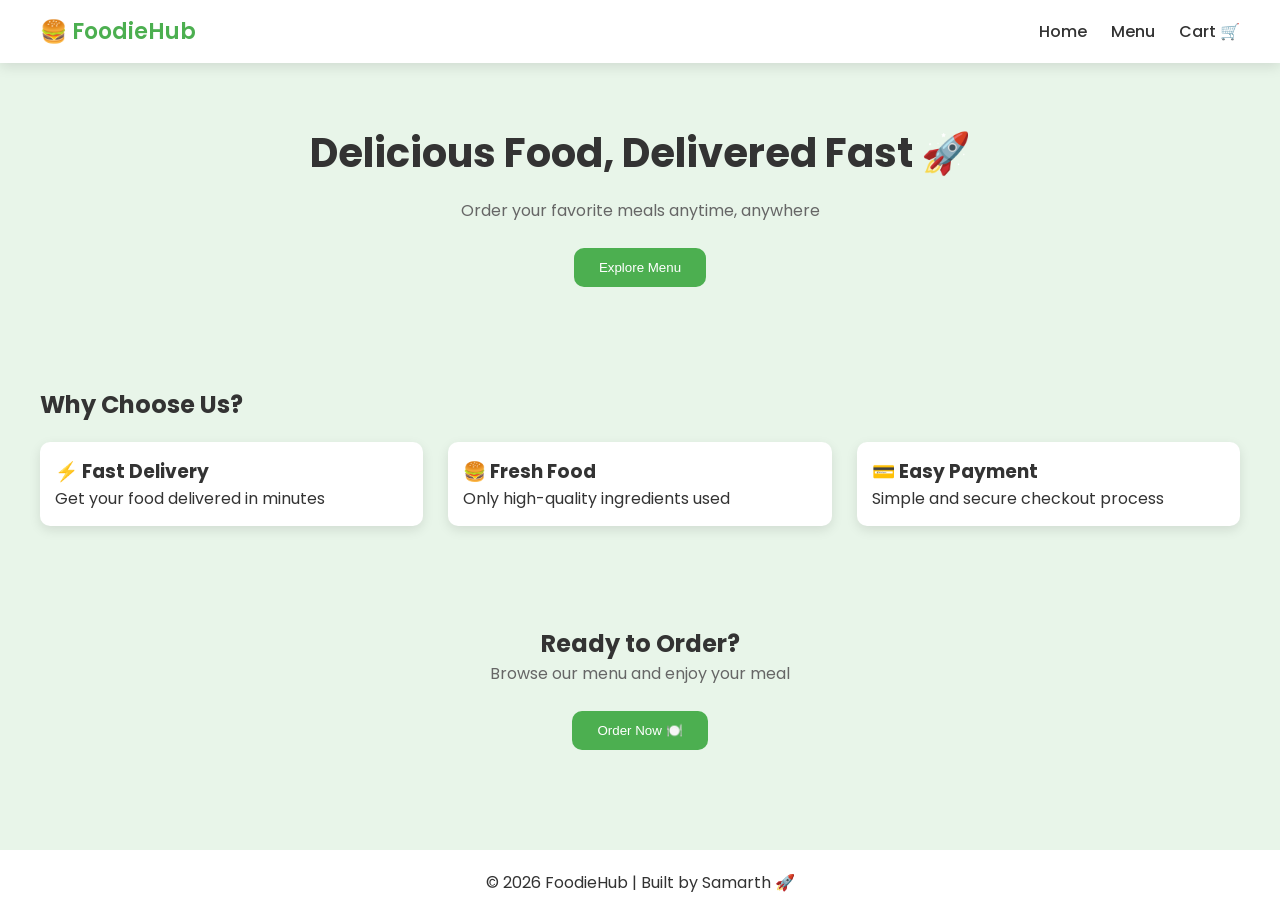
<file: frontend/user/index.html>
<!DOCTYPE html>
<html lang="en">
<head>
    <meta charset="UTF-8">
    <meta name="viewport" content="width=device-width, initial-scale=1.0">
    <title>FoodieHub</title>

    <!-- CSS -->
    <link rel="stylesheet" href="../css/theme.css">
    <link rel="stylesheet" href="../css/style.css">
</head>
<body>

    <!-- NAVBAR -->
    <div class="navbar">
        <div class="logo">🍔 FoodieHub</div>
        <div class="nav-links">
            <a href="index.html">Home</a>
            <a href="menu.html">Menu</a>
            <a href="cart.html">Cart 🛒</a>
        </div>
    </div>

    <!-- HERO SECTION -->
    <section class="hero fade-in">
        <h1>Delicious Food, Delivered Fast 🚀</h1>
        <p>Order your favorite meals anytime, anywhere</p>
        <button class="btn" onclick="goToMenu()">Explore Menu</button>
    </section>

    <!-- FEATURE SECTION -->
    <section class="menu-container fade-in">
        <h2 style="margin-bottom:20px;">Why Choose Us?</h2>

        <div class="grid">
            <div class="card">
                <div class="card-content">
                    <h3>⚡ Fast Delivery</h3>
                    <p>Get your food delivered in minutes</p>
                </div>
            </div>

            <div class="card">
                <div class="card-content">
                    <h3>🍔 Fresh Food</h3>
                    <p>Only high-quality ingredients used</p>
                </div>
            </div>

            <div class="card">
                <div class="card-content">
                    <h3>💳 Easy Payment</h3>
                    <p>Simple and secure checkout process</p>
                </div>
            </div>
        </div>
    </section>

    <!-- CTA SECTION -->
    <section class="hero fade-in">
        <h2>Ready to Order?</h2>
        <p>Browse our menu and enjoy your meal</p>
        <button class="btn" onclick="goToMenu()">Order Now 🍽️</button>
    </section>

    <!-- FOOTER -->
    <div class="footer">
        <p>© 2026 FoodieHub | Built by Samarth 🚀</p>
    </div>

    <!-- JS -->
    <script>
        function goToMenu() {
            window.location.href = "menu.html";
        }
    </script>

</body>
</html>
</file>
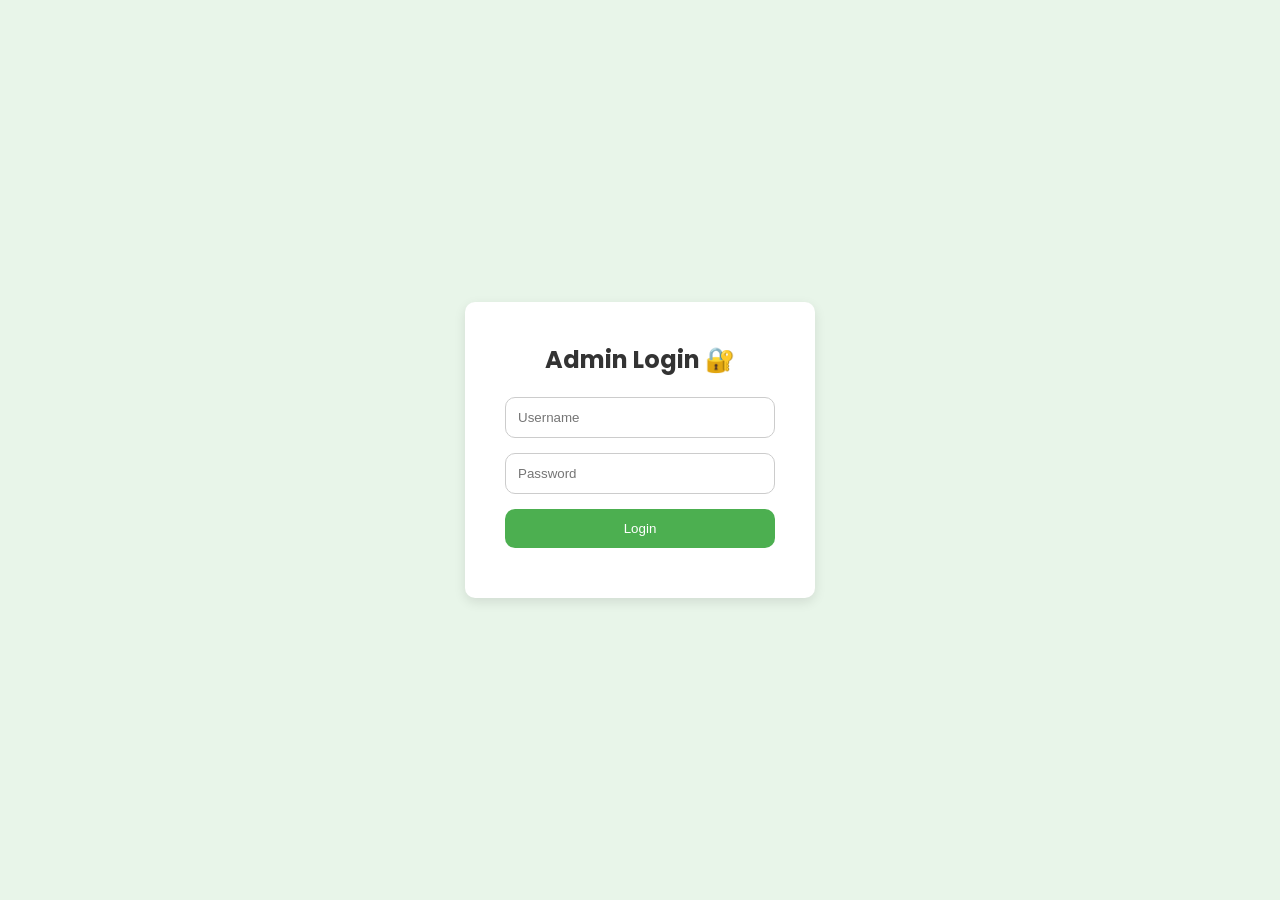
<file: frontend/admin/dashboard.html>
<!DOCTYPE html>
<html lang="en">
<head>
    <meta charset="UTF-8">
    <meta name="viewport" content="width=device-width, initial-scale=1.0">
    <title>Admin Dashboard | FoodieHub</title>

    <!-- CSS -->
    <link rel="stylesheet" href="../css/theme.css">
    <link rel="stylesheet" href="../css/style.css">

    <style>
        .admin-container {
            display: flex;
        }

        /* SIDEBAR */
        .sidebar {
            width: 220px;
            height: 100vh;
            background: var(--dark);
            color: white;
            padding: 20px;
        }

        .sidebar h2 {
            margin-bottom: 30px;
        }

        .sidebar a {
            display: block;
            color: white;
            text-decoration: none;
            margin: 15px 0;
            transition: var(--transition);
        }

        .sidebar a:hover {
            color: var(--light);
        }

        /* MAIN */
        .main {
            flex: 1;
            padding: 30px;
            background: var(--light);
        }

        .cards {
            display: grid;
            grid-template-columns: repeat(auto-fit, minmax(200px, 1fr));
            gap: 20px;
        }

        .card-box {
            background: var(--white);
            padding: 20px;
            border-radius: var(--radius);
            box-shadow: var(--shadow);
            text-align: center;
            transition: var(--transition);
        }

        .card-box:hover {
            transform: translateY(-5px);
        }

        .card-box h3 {
            margin-bottom: 10px;
        }

        .card-box p {
            font-size: 24px;
            color: var(--primary);
            font-weight: 600;
        }

        .logout {
            margin-top: 30px;
            display: block;
            color: red;
            cursor: pointer;
        }
    </style>
</head>
<body>

    <div class="admin-container">

        <!-- SIDEBAR -->
        <div class="sidebar">
            <h2>Admin Panel</h2>

            <a href="dashboard.html">Dashboard</a>
            <a href="products.html">Products</a>
            <a href="orders.html">Orders</a>

            <span class="logout" onclick="logout()">Logout</span>
        </div>

        <!-- MAIN -->
        <div class="main">
            <h1>Dashboard 📊</h1>

            <div class="cards">

                <div class="card-box">
                    <h3>Total Orders</h3>
                    <p id="ordersCount">0</p>
                </div>

                <div class="card-box">
                    <h3>Total Products</h3>
                    <p id="productsCount">0</p>
                </div>

            </div>

        </div>

    </div>

    <!-- JS -->
    <script>
        const API_PRODUCTS = "http://127.0.0.1:5000/products";
        const API_ORDERS = "http://127.0.0.1:5000/orders";

        // AUTH CHECK
        if (!localStorage.getItem("adminLoggedIn")) {
            window.location.href = "login.html";
        }

        // LOAD STATS
        async function loadStats() {
            let productsRes = await fetch(API_PRODUCTS);
            let products = await productsRes.json();

            document.getElementById("productsCount").innerText = products.length;

            let ordersRes = await fetch(API_ORDERS);
            let orders = await ordersRes.json();

            document.getElementById("ordersCount").innerText = orders.length;
        }

        function logout() {
            localStorage.removeItem("adminLoggedIn");
            window.location.href = "login.html";
        }

        loadStats();
    </script>

</body>
</html>
</file>
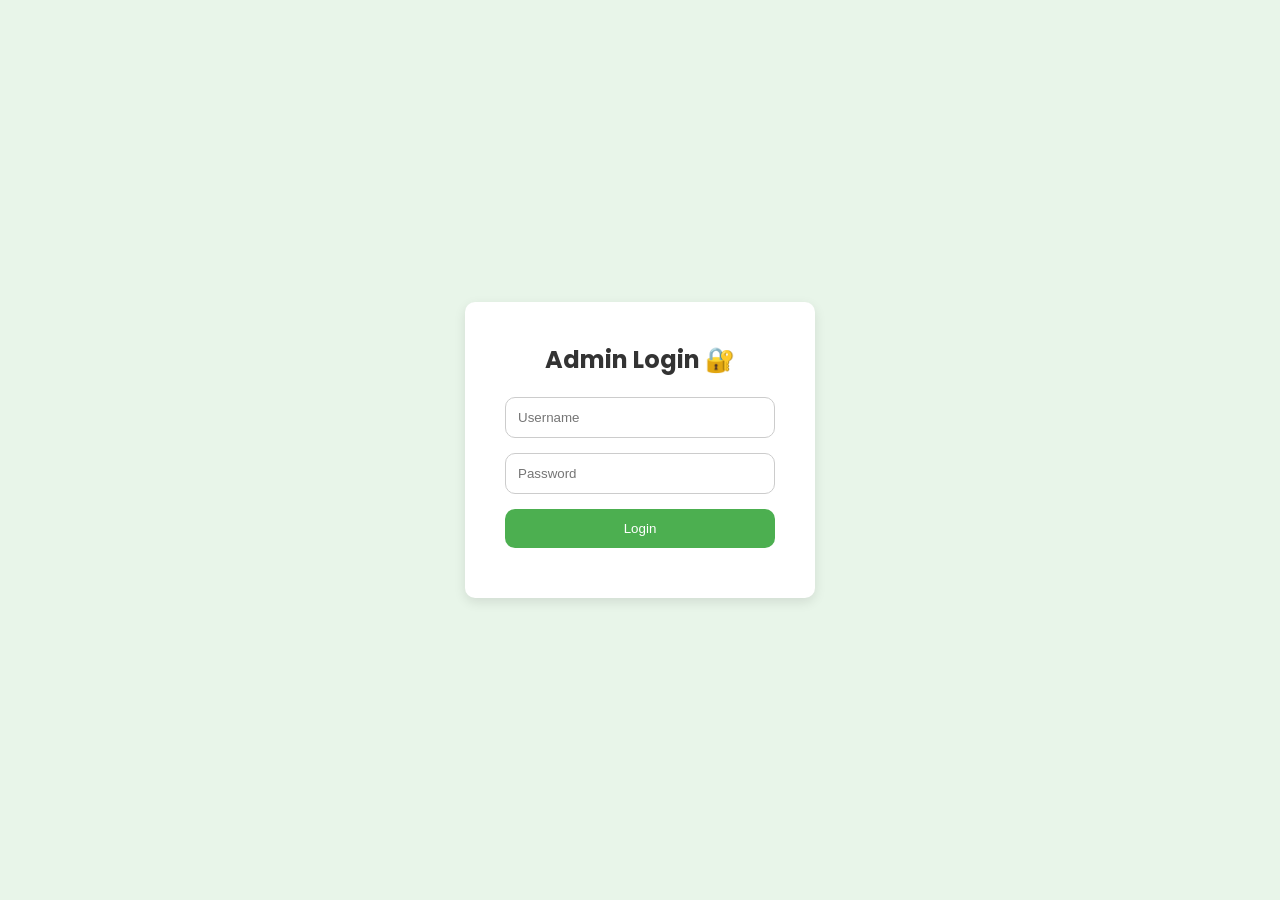
<file: frontend/admin/login.html>
<!DOCTYPE html>
<html lang="en">
<head>
    <meta charset="UTF-8">
    <meta name="viewport" content="width=device-width, initial-scale=1.0">
    <title>Admin Login | FoodieHub</title>

    <!-- CSS -->
    <link rel="stylesheet" href="../css/theme.css">
    <link rel="stylesheet" href="../css/style.css">

    <style>
        .login-container {
            height: 100vh;
            display: flex;
            justify-content: center;
            align-items: center;
            background: var(--light);
        }

        .login-box {
            background: var(--white);
            padding: 40px;
            border-radius: var(--radius);
            box-shadow: var(--shadow);
            width: 350px;
            animation: fadeIn 0.5s ease;
        }

        .login-box h2 {
            text-align: center;
            margin-bottom: 20px;
        }

        .login-box input {
            width: 100%;
            padding: 12px;
            margin-bottom: 15px;
            border-radius: var(--radius);
            border: 1px solid #ccc;
        }

        .login-box button {
            width: 100%;
        }

        .error {
            color: red;
            text-align: center;
            margin-top: 10px;
        }
    </style>
</head>
<body>

    <div class="login-container">
        <div class="login-box">
            <h2>Admin Login 🔐</h2>

            <input type="text" id="username" placeholder="Username">
            <input type="password" id="password" placeholder="Password">

            <button class="btn" onclick="login()">Login</button>

            <p class="error" id="errorMsg"></p>
        </div>
    </div>

    <script>
        const API_URL = "http://127.0.0.1:5000/admin/login";

        async function login() {
            let username = document.getElementById("username").value;
            let password = document.getElementById("password").value;

            let res = await fetch(API_URL, {
                method: "POST",
                headers: {
                    "Content-Type": "application/json"
                },
                body: JSON.stringify({ username, password })
            });

            let data = await res.json();

            if (data.success) {
                localStorage.setItem("adminLoggedIn", true);
                window.location.href = "dashboard.html";
            } else {
                document.getElementById("errorMsg").innerText = "Invalid credentials ❌";
            }
        }
    </script>

</body>
</html>
</file>
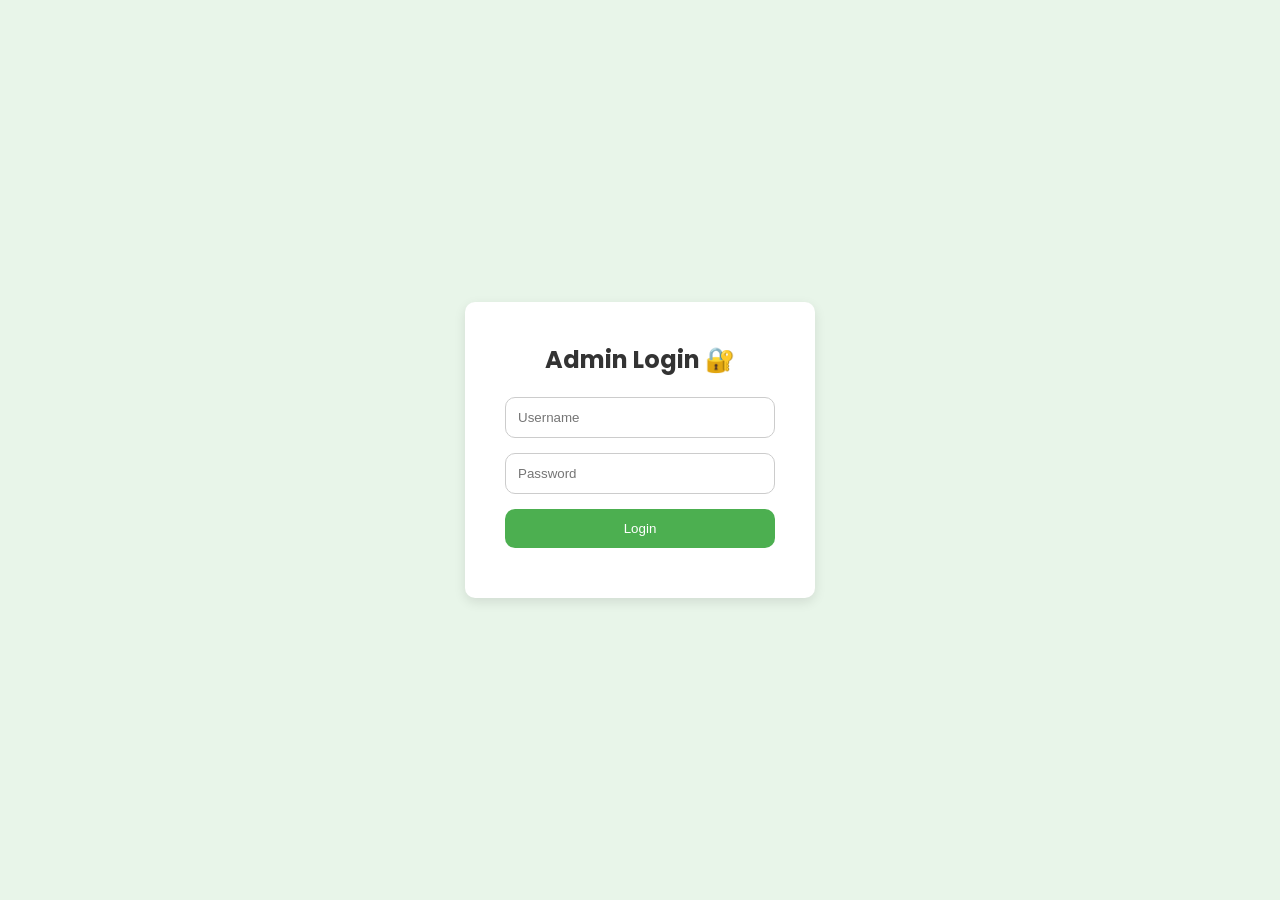
<file: frontend/admin/orders.html>
<!DOCTYPE html>
<html lang="en">
<head>
    <meta charset="UTF-8">
    <meta name="viewport" content="width=device-width, initial-scale=1.0">
    <title>Orders | Admin</title>

    <!-- CSS -->
    <link rel="stylesheet" href="../css/theme.css">
    <link rel="stylesheet" href="../css/style.css">

    <style>
        .admin-container {
            display: flex;
        }

        .sidebar {
            width: 220px;
            height: 100vh;
            background: var(--dark);
            color: white;
            padding: 20px;
        }

        .sidebar a {
            display: block;
            color: white;
            text-decoration: none;
            margin: 15px 0;
        }

        .main {
            flex: 1;
            padding: 30px;
            background: var(--light);
        }

        .order-box {
            background: white;
            padding: 20px;
            margin-bottom: 20px;
            border-radius: var(--radius);
            box-shadow: var(--shadow);
        }

        .status {
            margin-top: 10px;
        }
    </style>
</head>
<body>

<div class="admin-container">

    <!-- SIDEBAR -->
    <div class="sidebar">
        <h2>Admin</h2>
        <a href="dashboard.html">Dashboard</a>
        <a href="products.html">Products</a>
        <a href="orders.html">Orders</a>
    </div>

    <!-- MAIN -->
    <div class="main">

        <h1>Orders 📦</h1>

        <div id="ordersList"></div>

    </div>

</div>

<script>

const API_URL = "http://127.0.0.1:5000/orders";

// AUTH CHECK
if (!localStorage.getItem("adminLoggedIn")) {
    window.location.href = "login.html";
}

// LOAD ORDERS
async function loadOrders() {
    let res = await fetch(API_URL);
    let data = await res.json();

    let container = document.getElementById("ordersList");
    container.innerHTML = "";

    if (data.length === 0) {
        container.innerHTML = "<p>No orders yet 😴</p>";
        return;
    }

    data.forEach(order => {
        container.innerHTML += `
            <div class="order-box">
                <h3>Order #${order.id}</h3>
                <p><strong>Name:</strong> ${order.customer_name}</p>
                <p><strong>Phone:</strong> ${order.phone}</p>
                <p><strong>Address:</strong> ${order.address}</p>
                <p><strong>Total:</strong> ₹${order.total}</p>

                <div class="status">
                    <strong>Status:</strong>
                    <select onchange="updateStatus(${order.id}, this.value)">
                        <option ${order.status === 'Pending' ? 'selected' : ''}>Pending</option>
                        <option ${order.status === 'Preparing' ? 'selected' : ''}>Preparing</option>
                        <option ${order.status === 'Delivered' ? 'selected' : ''}>Delivered</option>
                    </select>
                </div>
            </div>
        `;
    });
}

// UPDATE STATUS
async function updateStatus(id, status) {
    await fetch(API_URL + "/" + id, {
        method: "PUT",
        headers: {
            "Content-Type": "application/json"
        },
        body: JSON.stringify({ status })
    });

    alert("Status Updated ✅");
}

loadOrders();

</script>

</body>
</html>
</file>
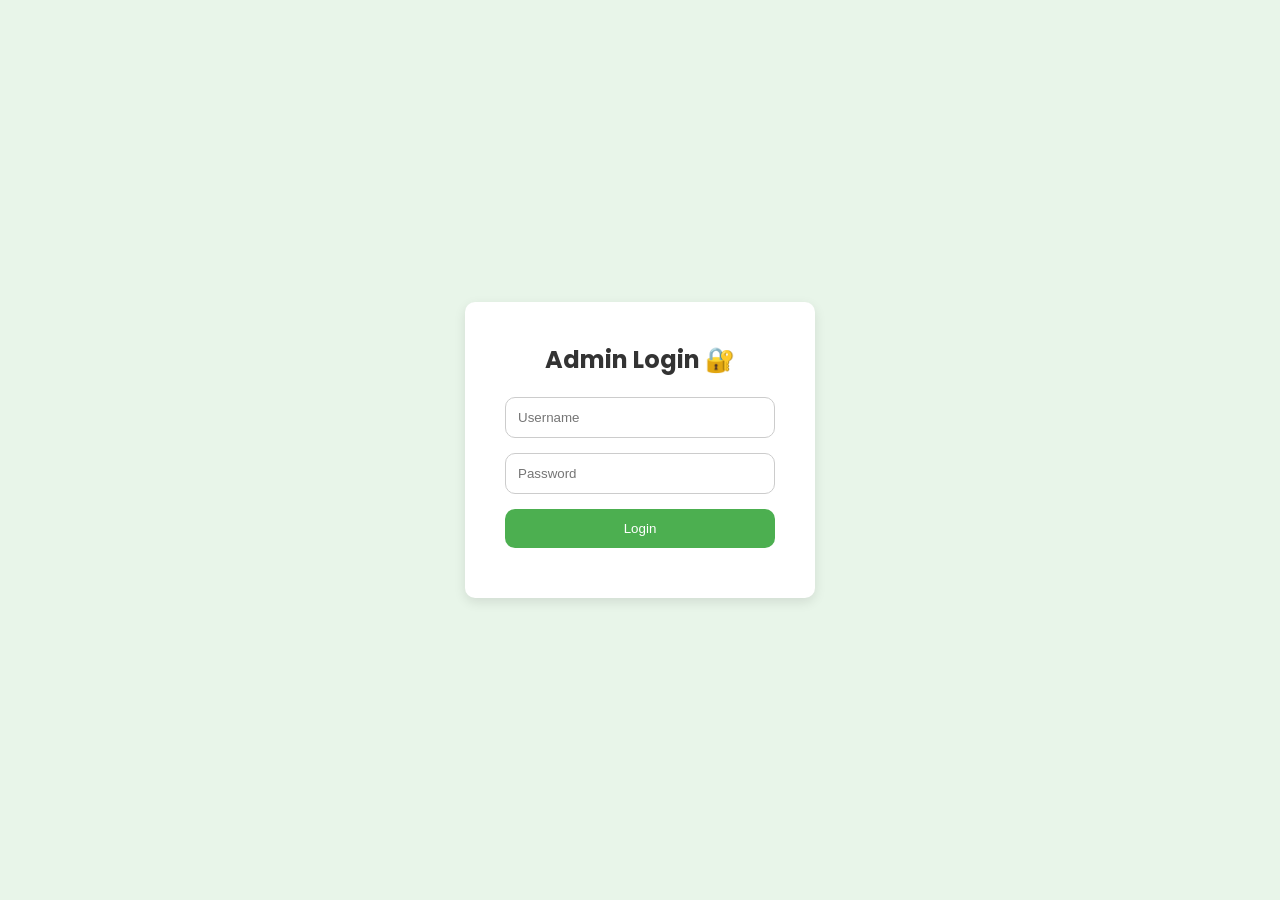
<file: frontend/admin/products.html>
<!DOCTYPE html>
<html lang="en">
<head>
    <meta charset="UTF-8">
    <meta name="viewport" content="width=device-width, initial-scale=1.0">
    <title>Manage Products | Admin</title>

    <!-- CSS -->
    <link rel="stylesheet" href="../css/theme.css">
    <link rel="stylesheet" href="../css/style.css">

    <style>
        .admin-container {
            display: flex;
        }

        .sidebar {
            width: 220px;
            height: 100vh;
            background: var(--dark);
            color: white;
            padding: 20px;
        }

        .sidebar a {
            display: block;
            color: white;
            text-decoration: none;
            margin: 15px 0;
        }

        .main {
            flex: 1;
            padding: 30px;
            background: var(--light);
        }

        .form-box {
            background: var(--white);
            padding: 20px;
            border-radius: var(--radius);
            box-shadow: var(--shadow);
            margin-bottom: 30px;
        }

        .form-box input,
        .form-box select {
            width: 100%;
            padding: 10px;
            margin-bottom: 10px;
            border-radius: var(--radius);
            border: 1px solid #ccc;
        }

        .product-list {
            display: grid;
            grid-template-columns: repeat(auto-fit, minmax(220px, 1fr));
            gap: 20px;
        }

        .product-card {
            background: white;
            padding: 15px;
            border-radius: var(--radius);
            box-shadow: var(--shadow);
            transition: var(--transition);
        }

        .product-card:hover {
            transform: translateY(-5px);
        }

        .product-card img {
            width: 100%;
            height: 120px;
            object-fit: cover;
            border-radius: var(--radius);
        }

        .category-tag {
            font-size: 12px;
            color: white;
            background: var(--primary);
            display: inline-block;
            padding: 3px 8px;
            border-radius: 6px;
            margin-top: 5px;
        }

        .delete-btn {
            background: red;
            margin-top: 10px;
        }
    </style>
</head>
<body>

<div class="admin-container">

    <!-- SIDEBAR -->
    <div class="sidebar">
        <h2>Admin</h2>
        <a href="dashboard.html">Dashboard</a>
        <a href="products.html">Products</a>
        <a href="orders.html">Orders</a>
    </div>

    <!-- MAIN -->
    <div class="main">

        <h1>Manage Products 🛠️</h1>

        <!-- ADD PRODUCT -->
        <div class="form-box">
            <h3>Add Product</h3>

            <input type="text" id="name" placeholder="Product Name">
            <input type="number" id="price" placeholder="Price">

            <!-- CATEGORY DROPDOWN -->
            <select id="category">
                <option value="">Select Category</option>
                <option value="Fast Food">Fast Food</option>
                <option value="Main Course">Main Course</option>
                <option value="Beverages">Beverages</option>
                <option value="Desserts">Desserts</option>
                <option value="Snacks">Snacks</option>
            </select>

            <input type="text" id="image" placeholder="Image URL">

            <button class="btn" onclick="addProduct()">Add Product</button>
        </div>

        <!-- PRODUCT LIST -->
        <div class="product-list" id="productList"></div>

    </div>

</div>

<script>

const API_URL = "http://127.0.0.1:5000/products";

// AUTH CHECK
if (!localStorage.getItem("adminLoggedIn")) {
    window.location.href = "login.html";
}

// LOAD PRODUCTS
async function loadProducts() {
    let res = await fetch(API_URL);
    let data = await res.json();

    let container = document.getElementById("productList");
    container.innerHTML = "";

    data.forEach(item => {
        container.innerHTML += `
            <div class="product-card">
                <img src="${item.image}">
                <h4>${item.name}</h4>
                <p>₹${item.price}</p>
                <span class="category-tag">${item.category}</span>
                <button class="btn delete-btn" onclick="deleteProduct(${item.id})">Delete</button>
            </div>
        `;
    });
}

// ADD PRODUCT
async function addProduct() {
    let name = document.getElementById("name").value;
    let price = document.getElementById("price").value;
    let category = document.getElementById("category").value;
    let image = document.getElementById("image").value;

    if (!name || !price || !category) {
        alert("Fill all fields!");
        return;
    }

    await fetch(API_URL, {
        method: "POST",
        headers: {
            "Content-Type": "application/json"
        },
        body: JSON.stringify({ name, price, category, image })
    });

    alert("Product Added ✅");

    // RESET FORM
    document.getElementById("name").value = "";
    document.getElementById("price").value = "";
    document.getElementById("category").value = "";
    document.getElementById("image").value = "";

    loadProducts();
}

// DELETE PRODUCT
async function deleteProduct(id) {
    await fetch(API_URL + "/" + id, {
        method: "DELETE"
    });

    alert("Deleted ❌");
    loadProducts();
}

loadProducts();

</script>

</body>
</html>
</file>
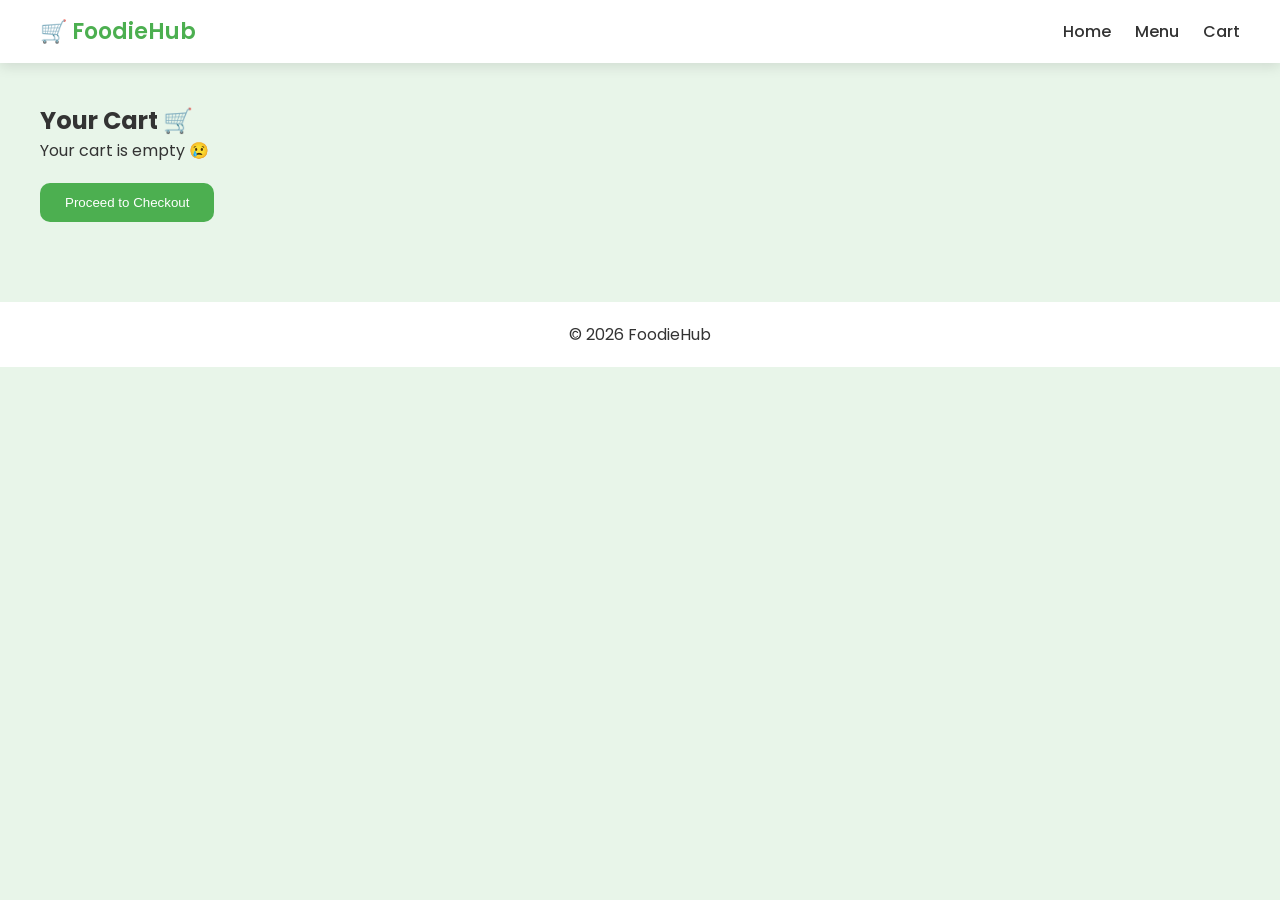
<file: frontend/user/cart.html>
<!DOCTYPE html>
<html lang="en">
<head>
    <meta charset="UTF-8">
    <meta name="viewport" content="width=device-width, initial-scale=1.0">
    <title>Cart | FoodieHub</title>

    <!-- CSS -->
    <link rel="stylesheet" href="../css/theme.css">
    <link rel="stylesheet" href="../css/style.css">
</head>
<body>

    <!-- NAVBAR -->
    <div class="navbar">
        <div class="logo">🛒 FoodieHub</div>
        <div class="nav-links">
            <a href="index.html">Home</a>
            <a href="menu.html">Menu</a>
            <a href="cart.html">Cart</a>
        </div>
    </div>

    <!-- CART -->
    <div class="cart-container fade-in">
        <h2>Your Cart 🛒</h2>

        <div id="cartItems"></div>

        <h3 id="totalAmount" style="margin-top:20px;"></h3>

        <button class="btn" onclick="goToCheckout()">Proceed to Checkout</button>
    </div>

    <!-- FOOTER -->
    <div class="footer">
        <p>© 2026 FoodieHub</p>
    </div>

    <!-- JS -->
    <script>

        function loadCart() {
            let cart = JSON.parse(localStorage.getItem("cart")) || [];
            let container = document.getElementById("cartItems");
            let total = 0;

            container.innerHTML = "";

            if (cart.length === 0) {
                container.innerHTML = "<p>Your cart is empty 😢</p>";
                document.getElementById("totalAmount").innerText = "";
                return;
            }

            cart.forEach((item, index) => {
                total += item.price * item.quantity;

                container.innerHTML += `
                    <div class="cart-item">
                        <div>
                            <h4>${item.name}</h4>
                            <p>₹${item.price} x ${item.quantity}</p>
                        </div>

                        <div>
                            <button onclick="decrease(${index})">➖</button>
                            <button onclick="increase(${index})">➕</button>
                            <button onclick="removeItem(${index})">❌</button>
                        </div>
                    </div>
                `;
            });

            document.getElementById("totalAmount").innerText = "Total: ₹" + total;
        }

        function increase(index) {
            let cart = JSON.parse(localStorage.getItem("cart"));
            cart[index].quantity += 1;
            localStorage.setItem("cart", JSON.stringify(cart));
            loadCart();
        }

        function decrease(index) {
            let cart = JSON.parse(localStorage.getItem("cart"));

            if (cart[index].quantity > 1) {
                cart[index].quantity -= 1;
            } else {
                cart.splice(index, 1);
            }

            localStorage.setItem("cart", JSON.stringify(cart));
            loadCart();
        }

        function removeItem(index) {
            let cart = JSON.parse(localStorage.getItem("cart"));
            cart.splice(index, 1);
            localStorage.setItem("cart", JSON.stringify(cart));
            loadCart();
        }

        function goToCheckout() {
            window.location.href = "checkout.html";
        }

        loadCart();

    </script>

</body>
</html>
</file>
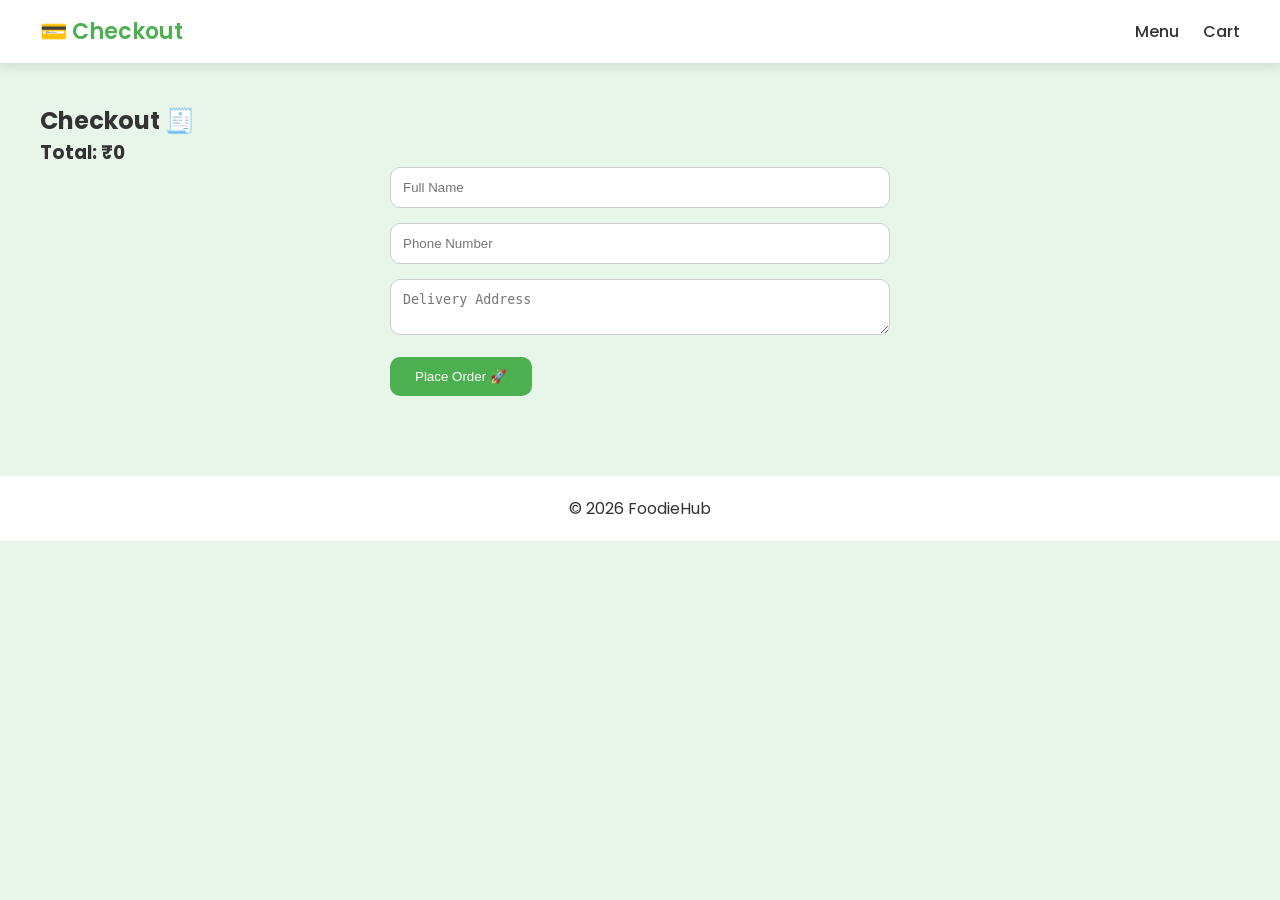
<file: frontend/user/checkout.html>
<!DOCTYPE html>
<html lang="en">
<head>
    <meta charset="UTF-8">
    <meta name="viewport" content="width=device-width, initial-scale=1.0">
    <title>Checkout | FoodieHub</title>

    <!-- CSS -->
    <link rel="stylesheet" href="../css/theme.css">
    <link rel="stylesheet" href="../css/style.css">
</head>
<body>

    <!-- NAVBAR -->
    <div class="navbar">
        <div class="logo">💳 Checkout</div>
        <div class="nav-links">
            <a href="menu.html">Menu</a>
            <a href="cart.html">Cart</a>
        </div>
    </div>

    <!-- CHECKOUT FORM -->
    <div class="cart-container fade-in">
        <h2>Checkout 🧾</h2>

        <div id="orderSummary"></div>

        <h3 id="totalAmount"></h3>

        <div class="checkout-form">
            <div class="input-group">
                <input type="text" id="name" placeholder="Full Name" required>
            </div>

            <div class="input-group">
                <input type="text" id="phone" placeholder="Phone Number" required>
            </div>

            <div class="input-group">
                <textarea id="address" placeholder="Delivery Address" required></textarea>
            </div>

            <button class="btn" onclick="placeOrder()">Place Order 🚀</button>
        </div>
    </div>

    <!-- FOOTER -->
    <div class="footer">
        <p>© 2026 FoodieHub</p>
    </div>

    <!-- JS -->
    <script>

        const API_URL = "http://127.0.0.1:5000/orders";

        let cart = JSON.parse(localStorage.getItem("cart")) || [];

        function loadSummary() {
            let summary = document.getElementById("orderSummary");
            let total = 0;

            summary.innerHTML = "";

            cart.forEach(item => {
                total += item.price * item.quantity;

                summary.innerHTML += `
                    <p>${item.name} x ${item.quantity} - ₹${item.price * item.quantity}</p>
                `;
            });

            document.getElementById("totalAmount").innerText = "Total: ₹" + total;
        }

        async function placeOrder() {
            let name = document.getElementById("name").value;
            let phone = document.getElementById("phone").value;
            let address = document.getElementById("address").value;

            if (!name || !phone || !address) {
                alert("Please fill all details!");
                return;
            }

            let total = cart.reduce((sum, item) => sum + item.price * item.quantity, 0);

            let orderData = {
                name: name,
                phone: phone,
                address: address,
                total: total,
                items: cart
            };

            let res = await fetch(API_URL, {
                method: "POST",
                headers: {
                    "Content-Type": "application/json"
                },
                body: JSON.stringify(orderData)
            });

            let data = await res.json();

            if (data.message) {
                alert("Order placed successfully 🎉");

                localStorage.removeItem("cart");

                window.location.href = "success.html";
            }
        }

        loadSummary();

    </script>

</body>
</html>
</file>
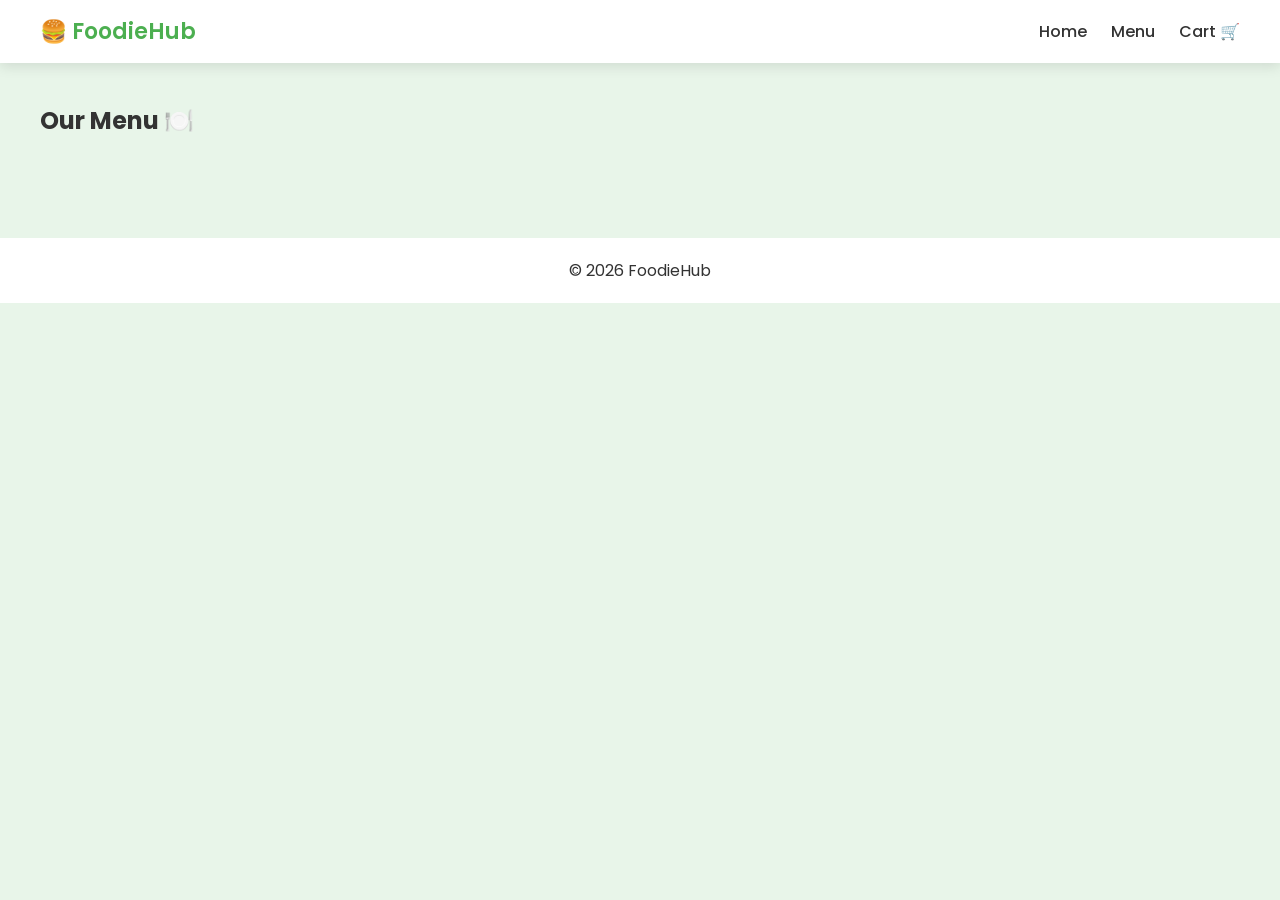
<file: frontend/user/menu.html>
<!DOCTYPE html>
<html lang="en">
<head>
    <meta charset="UTF-8">
    <meta name="viewport" content="width=device-width, initial-scale=1.0">
    <title>Menu | FoodieHub</title>

    <!-- CSS -->
    <link rel="stylesheet" href="../css/theme.css">
    <link rel="stylesheet" href="../css/style.css">
</head>
<body>

    <!-- NAVBAR -->
    <div class="navbar">
        <div class="logo">🍔 FoodieHub</div>
        <div class="nav-links">
            <a href="index.html">Home</a>
            <a href="menu.html">Menu</a>
            <a href="cart.html">Cart 🛒</a>
        </div>
    </div>

    <!-- MENU -->
    <div class="menu-container fade-in">
        <h2 style="margin-bottom:20px;">Our Menu 🍽️</h2>

        <div class="grid" id="menuGrid">
            <!-- Dynamic Products -->
        </div>
    </div>

    <!-- FOOTER -->
    <div class="footer">
        <p>© 2026 FoodieHub</p>
    </div>

    <!-- JS -->
    <script>
        const API_URL = "http://127.0.0.1:5000/products";

        // LOAD PRODUCTS
        async function loadMenu() {
            const res = await fetch(API_URL);
            const data = await res.json();

            const grid = document.getElementById("menuGrid");
            grid.innerHTML = "";

            data.forEach(item => {
                grid.innerHTML += `
                    <div class="card">
                        <img src="${item.image}" alt="${item.name}">
                        <div class="card-content">
                            <div class="card-title">${item.name}</div>
                            <div class="card-price">₹${item.price}</div>
                            <button class="add-btn" onclick='addToCart(${JSON.stringify(item)})'>
                                Add to Cart
                            </button>
                        </div>
                    </div>
                `;
            });
        }

        // CART LOGIC (localStorage)
        function addToCart(product) {
            let cart = JSON.parse(localStorage.getItem("cart")) || [];

            let existing = cart.find(item => item.id === product.id);

            if (existing) {
                existing.quantity += 1;
            } else {
                product.quantity = 1;
                cart.push(product);
            }

            localStorage.setItem("cart", JSON.stringify(cart));

            alert("Item added to cart 🛒");
        }

        // INIT
        loadMenu();
    </script>

</body>
</html>
</file>
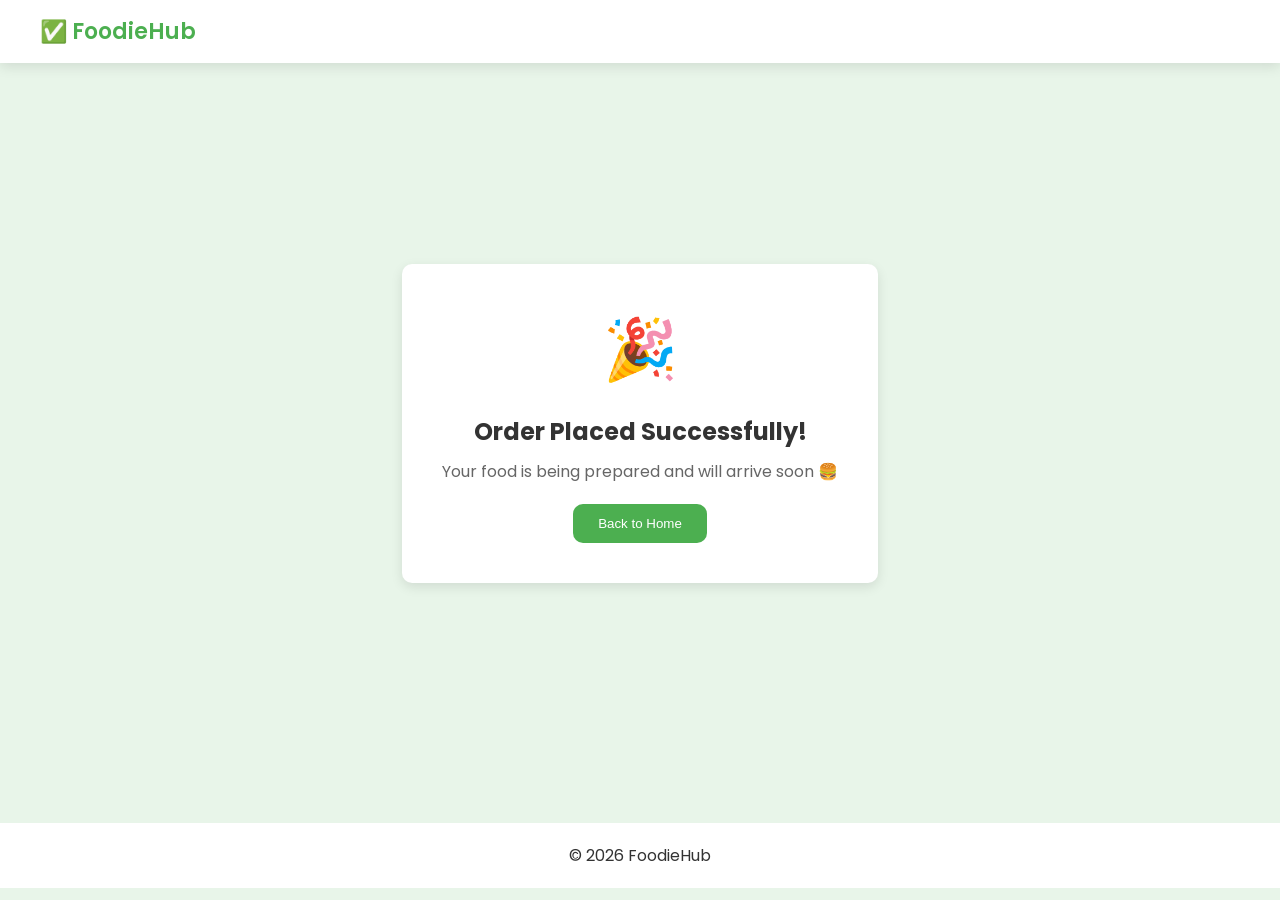
<file: frontend/user/success.html>
<!DOCTYPE html>
<html lang="en">
<head>
    <meta charset="UTF-8">
    <meta name="viewport" content="width=device-width, initial-scale=1.0">
    <title>Order Success | FoodieHub</title>

    <!-- CSS -->
    <link rel="stylesheet" href="../css/theme.css">
    <link rel="stylesheet" href="../css/style.css">

    <style>
        .success-container {
            display: flex;
            justify-content: center;
            align-items: center;
            height: 80vh;
            text-align: center;
        }

        .success-box {
            background: var(--white);
            padding: 40px;
            border-radius: var(--radius);
            box-shadow: var(--shadow);
            animation: fadeIn 0.6s ease;
        }

        .success-icon {
            font-size: 60px;
            color: var(--primary);
            margin-bottom: 20px;
        }

        .success-box h2 {
            margin-bottom: 10px;
        }

        .success-box p {
            color: #666;
            margin-bottom: 20px;
        }
    </style>
</head>
<body>

    <!-- NAVBAR -->
    <div class="navbar">
        <div class="logo">✅ FoodieHub</div>
    </div>

    <!-- SUCCESS -->
    <div class="success-container">
        <div class="success-box">
            <div class="success-icon">🎉</div>
            <h2>Order Placed Successfully!</h2>
            <p>Your food is being prepared and will arrive soon 🍔</p>

            <button class="btn" onclick="goHome()">Back to Home</button>
        </div>
    </div>

    <!-- FOOTER -->
    <div class="footer">
        <p>© 2026 FoodieHub</p>
    </div>

    <!-- JS -->
    <script>
        function goHome() {
            window.location.href = "index.html";
        }
    </script>

</body>
</html>
</file>
<file: frontend/css/theme.css>
:root {
    --primary: #4CAF50;
    --secondary: #2e7d32;
    --light: #e8f5e9;
    --dark: #1b5e20;
    --text: #333;
    --white: #ffffff;

    --radius: 10px;
    --transition: 0.3s ease;
    --shadow: 0 4px 12px rgba(0,0,0,0.1);
    --font: 'Poppins', sans-serif;
}
</file>
<file: frontend/css/style.css>
/* IMPORT FONT */
@import url('https://fonts.googleapis.com/css2?family=Poppins:wght@300;400;500;600&display=swap');

/* RESET */
* {
    margin: 0;
    padding: 0;
    box-sizing: border-box;
}

/* BODY */
body {
    font-family: var(--font);
    background: var(--light);
    color: var(--text);
}

/* NAVBAR */
.navbar {
    background: var(--white);
    padding: 15px 40px;
    display: flex;
    justify-content: space-between;
    align-items: center;
    box-shadow: var(--shadow);
    position: sticky;
    top: 0;
    z-index: 100;
}

.logo {
    font-size: 22px;
    font-weight: 600;
    color: var(--primary);
}

.nav-links a {
    margin-left: 20px;
    text-decoration: none;
    color: var(--text);
    font-weight: 500;
    transition: var(--transition);
}

.nav-links a:hover {
    color: var(--primary);
}

/* HERO SECTION */
.hero {
    padding: 60px 40px;
    text-align: center;
}

.hero h1 {
    font-size: 40px;
    margin-bottom: 15px;
}

.hero p {
    color: #666;
    margin-bottom: 25px;
}

.btn {
    padding: 12px 25px;
    border: none;
    background: var(--primary);
    color: var(--white);
    border-radius: var(--radius);
    cursor: pointer;
    transition: var(--transition);
}

.btn:hover {
    background: var(--secondary);
    transform: translateY(-2px);
}

/* FOOD GRID */
.menu-container {
    padding: 40px;
}

.grid {
    display: grid;
    grid-template-columns: repeat(auto-fit, minmax(250px, 1fr));
    gap: 25px;
}

/* CARD */
.card {
    background: var(--white);
    border-radius: var(--radius);
    overflow: hidden;
    box-shadow: var(--shadow);
    transition: var(--transition);
    cursor: pointer;
}

.card:hover {
    transform: translateY(-8px) scale(1.02);
}

/* IMAGE */
.card img {
    width: 100%;
    height: 180px;
    object-fit: cover;
}

/* CARD CONTENT */
.card-content {
    padding: 15px;
}

.card-title {
    font-size: 18px;
    font-weight: 500;
    margin-bottom: 5px;
}

.card-price {
    color: var(--primary);
    font-weight: 600;
    margin-bottom: 10px;
}

/* ADD BUTTON */
.add-btn {
    width: 100%;
    padding: 10px;
    background: var(--primary);
    border: none;
    color: white;
    border-radius: var(--radius);
    cursor: pointer;
    transition: var(--transition);
}

.add-btn:hover {
    background: var(--secondary);
}

/* CART */
.cart-container {
    padding: 40px;
}

.cart-item {
    background: var(--white);
    padding: 15px;
    margin-bottom: 15px;
    border-radius: var(--radius);
    display: flex;
    justify-content: space-between;
    align-items: center;
    box-shadow: var(--shadow);
}

/* CHECKOUT */
.checkout-form {
    max-width: 500px;
    margin: auto;
}

.input-group {
    margin-bottom: 15px;
}

.input-group input,
.input-group textarea {
    width: 100%;
    padding: 12px;
    border-radius: var(--radius);
    border: 1px solid #ccc;
}

/* FOOTER */
.footer {
    text-align: center;
    padding: 20px;
    background: var(--white);
    margin-top: 40px;
}

/* ANIMATIONS */
.fade-in {
    animation: fadeIn 0.6s ease-in-out;
}

@keyframes fadeIn {
    from {
        opacity: 0;
        transform: translateY(10px);
    }
    to {
        opacity: 1;
        transform: translateY(0);
    }
}

/* RESPONSIVE */
@media(max-width: 768px) {
    .navbar {
        padding: 15px 20px;
    }

    .hero h1 {
        font-size: 28px;
    }

    .menu-container {
        padding: 20px;
    }
}
</file>
